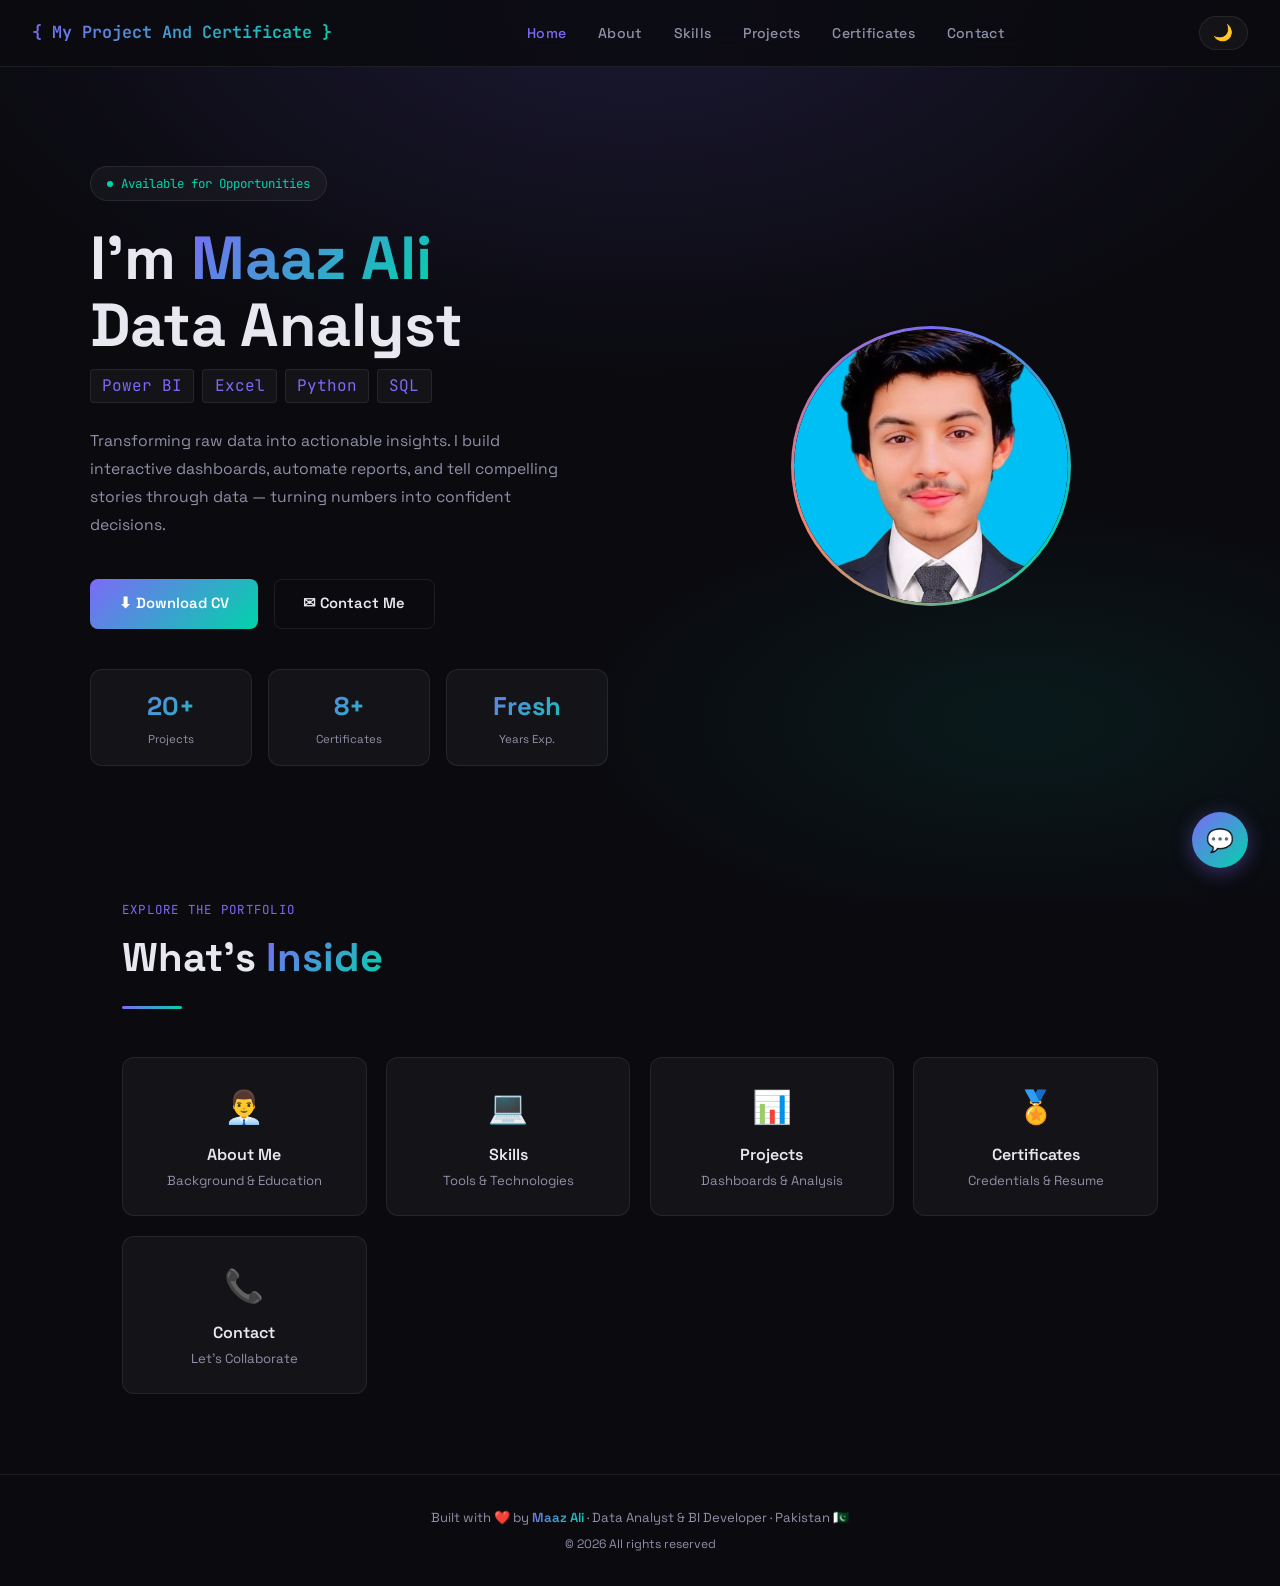
<file: index.html>
<!DOCTYPE html>
<html lang="en" data-theme="dark">

<head>
    <meta charset="UTF-8" />
    <meta name="viewport" content="width=device-width, initial-scale=1.0" />
    <title> Data Analyst Portfolio</title>
    <link rel="stylesheet" href="style.css" />
</head>

<body>

    <div class="scroll-progress" id="scrollBar"></div>

    <!-- NAV -->
    <nav>
        <div class="nav-logo">{ My  Project And Certificate }</div>
        <ul class="nav-links">
            <li><a href="index.html">Home</a></li>
            <li><a href="about.html">About</a></li>
            <li><a href="skills.html">Skills</a></li>
            <li><a href="projects.html">Projects</a></li>
            <li><a href="certificates.html">Certificates</a></li>
            <li><a href="contact.html">Contact</a></li>
        </ul>
        <div class="nav-right">
            <button class="theme-toggle" onclick="toggleTheme()">🌙</button>
            <button class="hamburger" onclick="toggleMenu()">
      <span></span><span></span><span></span>
    </button>
        </div>
    </nav>

    <!-- MOBILE MENU -->
    <div class="mobile-menu" id="mobileMenu">
        <a href="index.html" onclick="closeMenu()">Home</a>
        <a href="about.html" onclick="closeMenu()">About</a>
        <a href="skills.html" onclick="closeMenu()">Skills</a>
        <a href="projects.html" onclick="closeMenu()">Projects</a>
        <a href="certificates.html" onclick="closeMenu()">Certificates</a>
        <a href="contact.html" onclick="closeMenu()">Contact</a>
    </div>

    <!-- HERO -->
    <section class="hero">
        <div class="hero-bg"></div>
        <div class="hero-grid">

            <!-- LEFT -->
            <div>
                <div class="hero-badge">Available for Opportunities</div>
                <h1 class="hero-title">
                     I'm <span class="name">Maaz Ali</span><br>Data Analyst
                </h1>
                <div class="hero-subtitle">
                    <span>Power BI</span>
                    <span>Excel</span>
                    <span>Python</span>
                    <span>SQL</span>
                </div>
                <p class="hero-desc">
                    Transforming raw data into actionable insights. I build interactive dashboards, automate reports, and tell compelling stories through data — turning numbers into confident decisions.
                </p>
                <div class="hero-actions">
                    <a href="MAAZ ALI RESUME.pdf" class="btn-primary" download>⬇ Download CV</a>
                    <a href="contact.html" class="btn-outline">✉ Contact Me</a>
                </div>
                <div class="hero-stats">
                    <div class="stat-card">
                        <div class="stat-num">20+</div>
                        <div class="stat-label">Projects</div>
                    </div>
                    <div class="stat-card">
                        <div class="stat-num">8+</div>
                        <div class="stat-label">Certificates</div>
                    </div>
                    <div class="stat-card">
                        <div class="stat-num">Fresh</div>
                        <div class="stat-label">Years Exp.</div>
                    </div>
                </div>
            </div>

            <!-- RIGHT -->
            <div class="hero-img-wrap">
                <div class="hero-img-ring">
                    <div class="hero-img-inner">
                        <div class="avatar-emoji">
                            <img src="Maaz.jpeg" alt="Maaz Ali" /></div>
                    </div>
                </div>

            </div>
    </section>

    <!-- QUICK LINKS -->
    <div style="padding:0 2rem 5rem; max-width:1100px; margin:0 auto;">
        <div class="section-tag">Explore the portfolio</div>
        <h2 class="section-title" style="margin-bottom:.5rem;">What's <span>Inside</span></h2>
        <div class="divider"></div>
        <div style="display:grid;grid-template-columns:repeat(auto-fill,minmax(200px,1fr));gap:1.2rem;">
            <a href="about.html" class="stat-card reveal" style="text-decoration:none;display:block;text-align:center;padding:1.5rem;">
                <div style="font-size:2rem;margin-bottom:.5rem;">👨‍💼</div>
                <div style="font-weight:600;margin-bottom:.2rem;">About Me</div>
                <div style="font-size:.82rem;color:var(--text2)">Background & Education</div>
            </a>
            <a href="skills.html" class="stat-card reveal" style="text-decoration:none;display:block;text-align:center;padding:1.5rem;">
                <div style="font-size:2rem;margin-bottom:.5rem;">💻</div>
                <div style="font-weight:600;margin-bottom:.2rem;">Skills</div>
                <div style="font-size:.82rem;color:var(--text2)">Tools & Technologies</div>
            </a>
            <a href="projects.html" class="stat-card reveal" style="text-decoration:none;display:block;text-align:center;padding:1.5rem;">
                <div style="font-size:2rem;margin-bottom:.5rem;">📊</div>
                <div style="font-weight:600;margin-bottom:.2rem;">Projects</div>
                <div style="font-size:.82rem;color:var(--text2)">Dashboards & Analysis</div>
            </a>
            <a href="certificates.html" class="stat-card reveal" style="text-decoration:none;display:block;text-align:center;padding:1.5rem;">
                <div style="font-size:2rem;margin-bottom:.5rem;">🏅</div>
                <div style="font-weight:600;margin-bottom:.2rem;">Certificates</div>
                <div style="font-size:.82rem;color:var(--text2)">Credentials & Resume</div>
            </a>
            <a href="contact.html" class="stat-card reveal" style="text-decoration:none;display:block;text-align:center;padding:1.5rem;">
                <div style="font-size:2rem;margin-bottom:.5rem;">📞</div>
                <div style="font-weight:600;margin-bottom:.2rem;">Contact</div>
                <div style="font-size:.82rem;color:var(--text2)">Let's Collaborate</div>
            </a>
        </div>
    </div>

    <!-- FOOTER -->
    <footer>
        <p>Built with ❤️ by <span>Maaz Ali</span> · Data Analyst & BI Developer · Pakistan 🇵🇰</p>
        <p style="margin-top:.4rem;font-size:.76rem;">© 2026 All rights reserved</p>
    </footer>

    <!-- CHAT -->
    <button class="chat-fab" onclick="toggleChat()">💬</button>
    <div class="chat-box" id="chatBox">
        <div class="chat-header">
            <div class="chat-header-info">
                <div class="chat-avatar">🤖</div>
                <div>
                    <div class="chat-name">Portfolio Assistant</div>
                    <div class="chat-status">● Online</div>
                </div>
            </div>
            <button class="chat-close" onclick="toggleChat()">✕</button>
        </div>
        <div class="chat-msgs" id="chatMsgs">
            <div class="chat-msg bot">👋 Hi I am Maaz Ali ! Ask me about skills, projects, certificates, or how to get in touch!</div>
        </div>
        <div class="chat-input-wrap">
            <input class="chat-input" id="chatInput" placeholder="Ask me anything…" />
            <button class="chat-send" onclick="sendChat()">➤</button>
        </div>
    </div>

    <script src="script.js"></script>
</body>

</html>
</file>
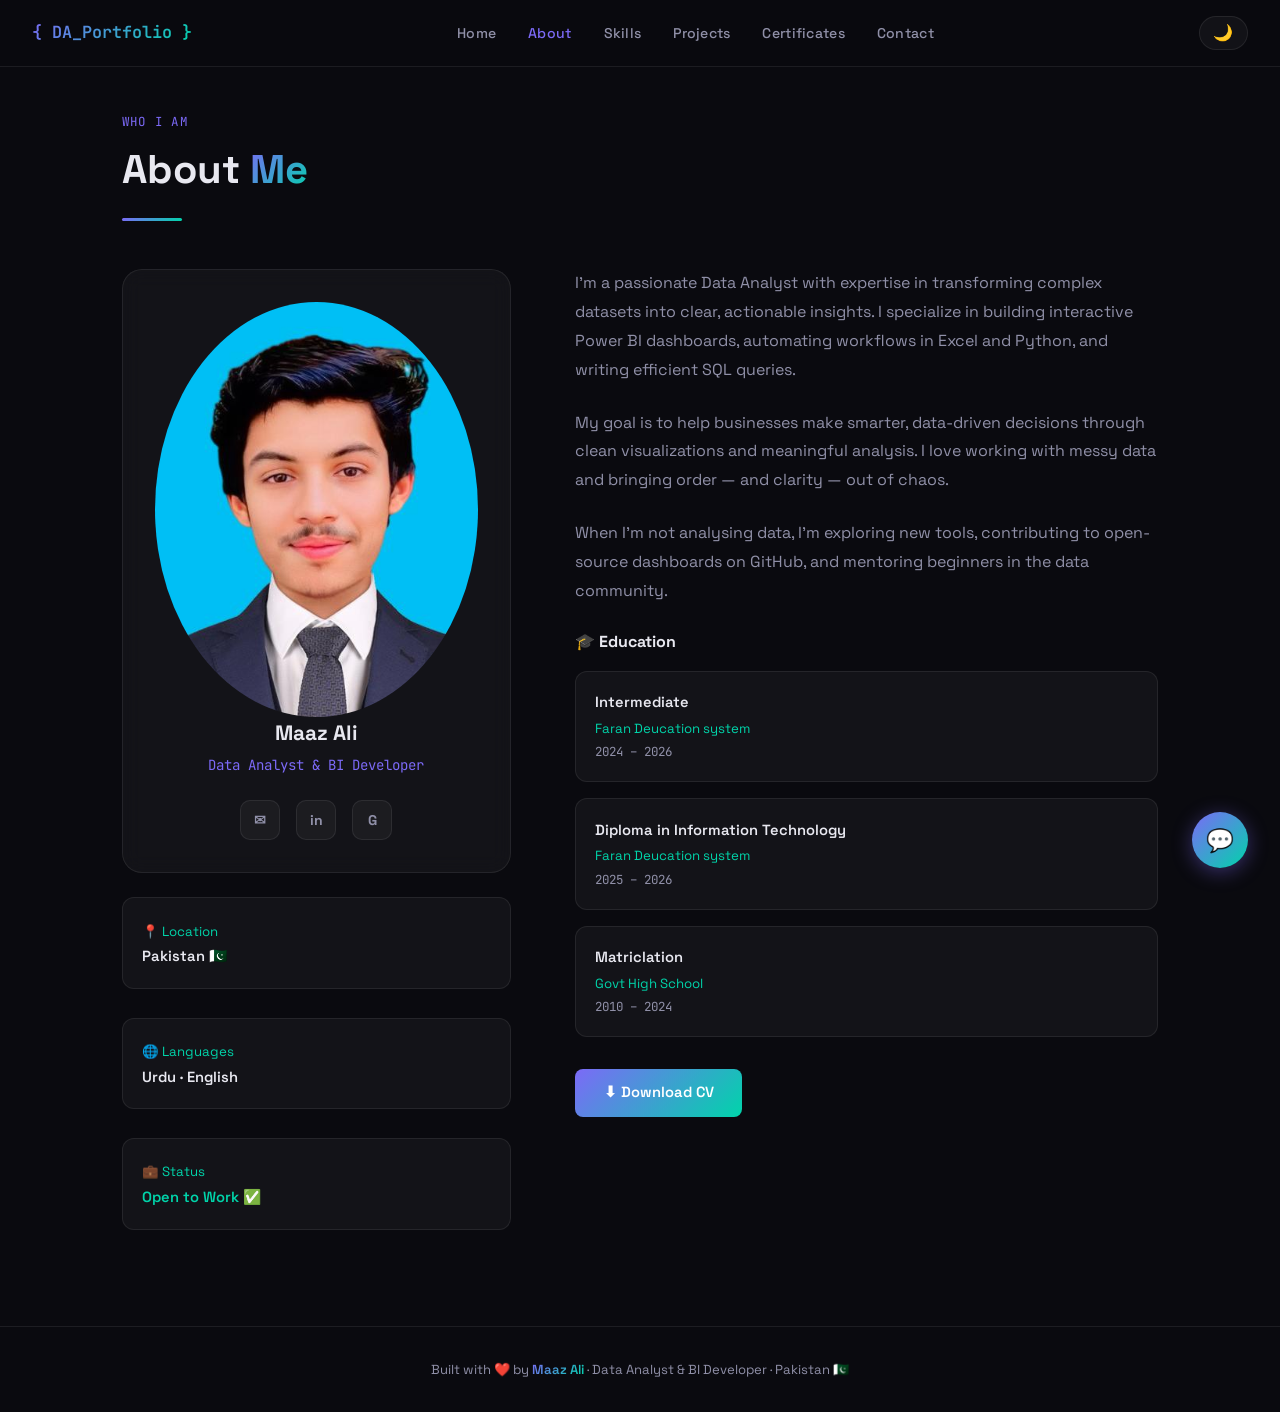
<file: about.html>
<!DOCTYPE html>
<html lang="en" data-theme="dark">

<head>
    <meta charset="UTF-8" />
    <meta name="viewport" content="width=device-width, initial-scale=1.0" />
    <title>About | Data Analyst Portfolio</title>
    <link rel="stylesheet" href="style.css" />
</head>

<body>

    <div class="scroll-progress" id="scrollBar"></div>

    <nav>
        <div class="nav-logo">{ DA_Portfolio }</div>
        <ul class="nav-links">
            <li><a href="index.html">Home</a></li>
            <li><a href="about.html">About</a></li>
            <li><a href="skills.html">Skills</a></li>
            <li><a href="projects.html">Projects</a></li>
            <li><a href="certificates.html">Certificates</a></li>
            <li><a href="contact.html">Contact</a></li>
        </ul>
        <div class="nav-right">
            <button class="theme-toggle" onclick="toggleTheme()">🌙</button>
            <button class="hamburger" onclick="toggleMenu()"><span></span><span></span><span></span></button>
        </div>
    </nav>
    <div class="mobile-menu" id="mobileMenu">
        <a href="index.html" onclick="closeMenu()">Home</a>
        <a href="about.html" onclick="closeMenu()">About</a>
        <a href="skills.html" onclick="closeMenu()">Skills</a>
        <a href="projects.html" onclick="closeMenu()">Projects</a>
        <a href="certificates.html" onclick="closeMenu()">Certificates</a>
        <a href="contact.html" onclick="closeMenu()">Contact</a>
    </div>

    <div class="section-inner" style="padding-top:7rem;">
        <div class="section-tag">who I am</div>
        <h1 class="section-title">About <span>Me</span></h1>
        <div class="divider"></div>

        <div class="about-grid">

            <!-- CARD -->
            <div>
                <div class="about-card reveal">
                    <div class="about-avatar"> <img src="Maaz.jpeg" alt="Maaz Ali" /></div>
                    <div class="about-name">Maaz Ali</div>
                    <div class="about-role">Data Analyst & BI Developer</div>
                    <div class="about-links">
                        <a href="maazpakhtion@gmail.com" class="about-link" title="Email">✉</a>
                        <a href="https://linkedin.com/in/maaz-ali-b5aa18384" class="about-link" title="LinkedIn" target="_blank">in</a>
                        <a href="https://github.com/maazpakhtion-cmd" class="about-link" title="GitHub" target="_blank">G</a>
                    </div>
                </div>

                <!-- QUICK INFO -->
                <div style="margin-top:1.5rem;display:flex;flex-direction:column;gap:.8rem;">
                    <div class="edu-item reveal">
                        <div class="edu-school">📍 Location</div>
                        <div class="edu-degree">Pakistan 🇵🇰</div>
                    </div>
                    <div class="edu-item reveal">
                        <div class="edu-school">🌐 Languages</div>
                        <div class="edu-degree">Urdu · English</div>
                    </div>
                    <div class="edu-item reveal">
                        <div class="edu-school">💼 Status</div>
                        <div class="edu-degree" style="color:var(--accent2)">Open to Work ✅</div>
                    </div>
                </div>
            </div>

            <!-- INFO -->
            <div class="about-info">
                <p class="about-bio reveal">
                    I'm a passionate Data Analyst with expertise in transforming complex datasets into clear, actionable insights. I specialize in building interactive Power BI dashboards, automating workflows in Excel and Python, and writing efficient SQL queries.
                </p>
                <p class="about-bio reveal">
                    My goal is to help businesses make smarter, data-driven decisions through clean visualizations and meaningful analysis. I love working with messy data and bringing order — and clarity — out of chaos.
                </p>
                <p class="about-bio reveal">
                    When I'm not analysing data, I'm exploring new tools, contributing to open-source dashboards on GitHub, and mentoring beginners in the data community.
                </p>

                <h3 style="margin-bottom:1rem;font-size:1rem;font-weight:700;" class="reveal">🎓 Education</h3>
                <div class="edu-item reveal">
                    <div class="edu-degree">Intermediate </div>
                    <div class="edu-school">Faran Deucation system</div>
                    <div class="edu-year">2024 – 2026</div>
                </div>
                <div class="edu-item reveal">
                    <div class="edu-degree">Diploma in Information Technology </div>
                    <div class="edu-school">Faran Deucation system</div>
                    <div class="edu-year">2025 – 2026</div>
                </div>
                <div class="edu-item reveal">
                    <div class="edu-degree">Matriclation</div>
                    <div class="edu-school">Govt High School</div>
                    <div class="edu-year">2010 – 2024</div>
                </div>
                

                <div style="margin-top:2rem;" class="reveal">
                    <a href="index.html" class="btn-primary">⬇ Download CV</a>
                </div>
            </div>

        </div>
    </div>

    <footer>
        <p>Built with ❤️ by <span>Maaz Ali</span> · Data Analyst & BI Developer · Pakistan 🇵🇰</p>
    </footer>

    <button class="chat-fab" onclick="toggleChat()">💬</button>
    <div class="chat-box" id="chatBox">
        <div class="chat-header">
            <div class="chat-header-info">
                <div class="chat-avatar">🤖</div>
                <div>
                    <div class="chat-name">Portfolio Assistant</div>
                    <div class="chat-status">● Online</div>
                </div>
            </div>
            <button class="chat-close" onclick="toggleChat()">✕</button>
        </div>
        <div class="chat-msgs" id="chatMsgs">
            <div class="chat-msg bot">👋 Ask me anything about this portfolio!</div>
        </div>
        <div class="chat-input-wrap">
            <input class="chat-input" id="chatInput" placeholder="Ask me anything…" />
            <button class="chat-send" onclick="sendChat()">➤</button>
        </div>
    </div>

    <script src="script.js"></script>
</body>

</html>
</file>
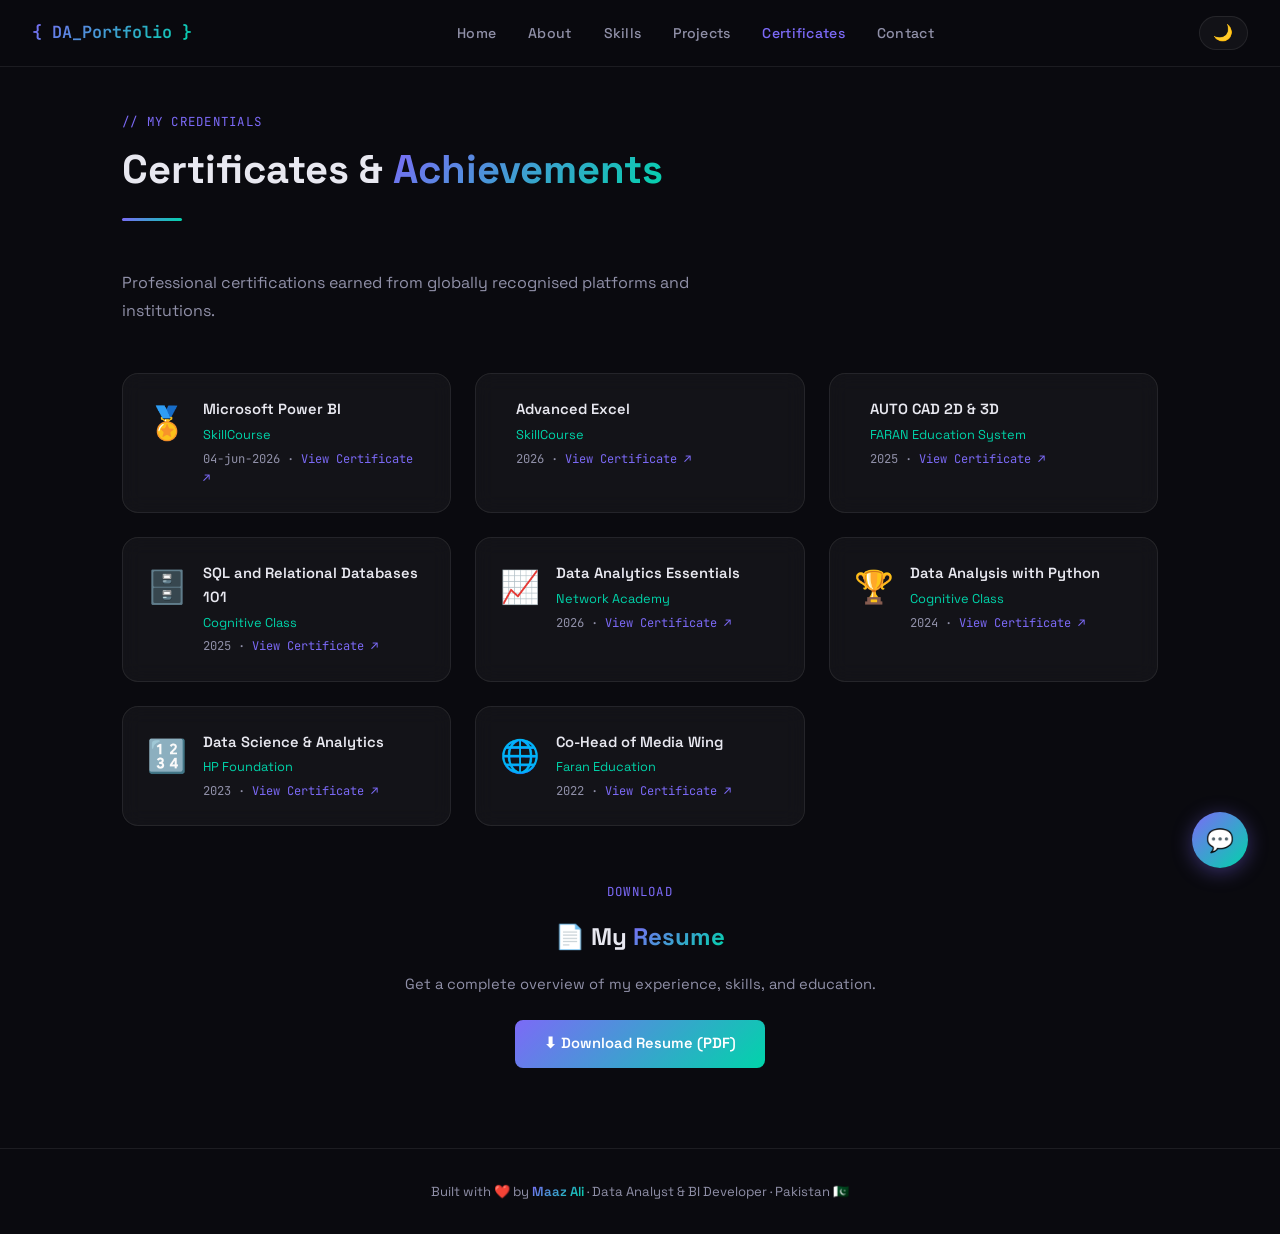
<file: certificates.html>
<!DOCTYPE html>
<html lang="en" data-theme="dark">

<head>
    <meta charset="UTF-8" />
    <meta name="viewport" content="width=device-width, initial-scale=1.0" />
    <title>Certificates | Data Analyst Portfolio</title>
    <link rel="stylesheet" href="style.css" />
</head>

<body>

    <div class="scroll-progress" id="scrollBar"></div>

    <nav>
        <div class="nav-logo">{ DA_Portfolio }</div>
        <ul class="nav-links">
            <li><a href="index.html">Home</a></li>
            <li><a href="about.html">About</a></li>
            <li><a href="skills.html">Skills</a></li>
            <li><a href="projects.html">Projects</a></li>
            <li><a href="certificates.html">Certificates</a></li>
            <li><a href="contact.html">Contact</a></li>
        </ul>
        <div class="nav-right">
            <button class="theme-toggle" onclick="toggleTheme()">🌙</button>
            <button class="hamburger" onclick="toggleMenu()"><span></span><span></span><span></span></button>
        </div>
    </nav>
    <div class="mobile-menu" id="mobileMenu">
        <a href="index.html" onclick="closeMenu()">Home</a>
        <a href="about.html" onclick="closeMenu()">About</a>
        <a href="skills.html" onclick="closeMenu()">Skills</a>
        <a href="projects.html" onclick="closeMenu()">Projects</a>
        <a href="certificates.html" onclick="closeMenu()">Certificates</a>
        <a href="contact.html" onclick="closeMenu()">Contact</a>
    </div>

    <div class="section-inner" style="padding-top:7rem;">
        <div class="section-tag">// my credentials</div>
        <h1 class="section-title">Certificates & <span>Achievements</span></h1>
        <div class="divider"></div>
        <p class="section-sub">Professional certifications earned from globally recognised platforms and institutions.</p>

        <div class="certs-grid">

            <div class="cert-card reveal">
                <div class="cert-icon">🏅</div>
                <div>
                    <div class="cert-name">Microsoft Power BI </div>
                    <div class="cert-issuer">SkillCourse</div>
                    <div class="cert-year">04-jun-2026 · <a href="https://exam.skillcourse.in/student/view_certificate?uid=SC-9AA2220D44" style="color:var(--accent);font-size:.75rem;">View Certificate ↗</a></div>
                </div>
            </div>

            <div class="cert-card reveal">
                <div class="cert-icon"></div>
                <div>
                    <div class="cert-name">Advanced Excel </div>
                    <div class="cert-issuer">SkillCourse</div>
                    <div class="cert-year">2026 · <a href="https://edu.skillcourse.in/view-certificate/SC-W1F6L21042" style="color:var(--accent);font-size:.75rem;">View Certificate ↗</a></div>
                </div>
            </div>

            <div class="cert-card reveal">
                <div class="cert-icon"></div>
                <div>
                    <div class="cert-name">AUTO CAD 2D & 3D</div>
                    <div class="cert-issuer">FARAN Education System</div>
                    <div class="cert-year">2025 · <a href="AUTO CAD.pdf" style="color:var(--accent);font-size:.75rem;">View Certificate ↗</a></div>
                </div>
            </div>
            <div class="cert-card reveal">
                <div class="cert-icon">🗄️</div>
                <div>
                    <div class="cert-name">SQL and Relational Databases 101</div>
                    <div class="cert-issuer">Cognitive Class</div>
                    <div class="cert-year">2025 · <a href="https://courses.cognitiveclass.ai/certificates/7b1531cbec9b4adfae88bf3830ce8109" style="color:var(--accent);font-size:.75rem;">View Certificate ↗</a></div>
                </div>
            </div>

            <div class="cert-card reveal">
                <div class="cert-icon">📈</div>
                <div>
                    <div class="cert-name">Data Analytics Essentials</div>
                    <div class="cert-issuer">Network Academy</div>
                    <div class="cert-year">2026 · <a href="https://www.credly.com/badges/f013d594-ee65-4891-aa0f-4acbe81e3524" style="color:var(--accent);font-size:.75rem;">View Certificate ↗</a></div>
                </div>
            </div>

            <div class="cert-card reveal">
                <div class="cert-icon">🏆</div>
                <div>
                    <div class="cert-name">Data Analysis with Python</div>
                    <div class="cert-issuer">Cognitive Class</div>
                    <div class="cert-year">2024 · <a href="https://courses.cognitiveclass.ai/certificates/762a0bee5d744e3ca2c2f488fc7743ed" style="color:var(--accent);font-size:.75rem;">View Certificate ↗</a></div>
                </div>
            </div>

            <div class="cert-card reveal">
                <div class="cert-icon">🔢</div>
                <div>
                    <div class="cert-name">Data Science & Analytics</div>
                    <div class="cert-issuer">HP Foundation</div>
                    <div class="cert-year">2023 · <a href="https://www.life-global.org/certificate/5bd014b7-803b-4fcf-acc8-7809ef32c64d" style="color:var(--accent);font-size:.75rem;">View Certificate ↗</a></div>
                </div>
            </div>

            <div class="cert-card reveal">
                <div class="cert-icon">🌐</div>
                <div>
                    <div class="cert-name">Co-Head of Media Wing</div>
                    <div class="cert-issuer">Faran Education</div>
                    <div class="cert-year">2022 · <a href="Co-Head.pdf" style="color:var(--accent);font-size:.75rem;">View Certificate ↗</a></div>
                </div>
            </div>

        </div>

        <!-- RESUME DOWNLOAD -->
        <div style="text-align:center;margin-top:3.5rem;" class="reveal">
            <div class="section-tag" style="margin-bottom:1rem;">Download</div>
            <h2 style="font-size:1.5rem;font-weight:700;margin-bottom:1rem;">📄 My <span style="background:var(--grad);-webkit-background-clip:text;-webkit-text-fill-color:transparent;">Resume</span></h2>
            <p style="color:var(--text2);margin-bottom:1.5rem;font-size:.92rem;">Get a complete overview of my experience, skills, and education.</p>
            <a href="MAAZ ALI RESUME.pdf" class="btn-primary" download>⬇ Download Resume (PDF)</a>
        </div>

    </div>

    <footer>
        <p>Built with ❤️ by <span>Maaz Ali</span> · Data Analyst & BI Developer · Pakistan 🇵🇰</p>
    </footer>

    <button class="chat-fab" onclick="toggleChat()">💬</button>
    <div class="chat-box" id="chatBox">
        <div class="chat-header">
            <div class="chat-header-info">
                <div class="chat-avatar">🤖</div>
                <div>
                    <div class="chat-name">Portfolio Assistant</div>
                    <div class="chat-status">● Online</div>
                </div>
            </div>
            <button class="chat-close" onclick="toggleChat()">✕</button>
        </div>
        <div class="chat-msgs" id="chatMsgs">
            <div class="chat-msg bot">👋 Want to know more about any certificate?</div>
        </div>
        <div class="chat-input-wrap">
            <input class="chat-input" id="chatInput" placeholder="Ask me anything…" />
            <button class="chat-send" onclick="sendChat()">➤</button>
        </div>
    </div>

    <script src="script.js"></script>
</body>

</html>
</file>
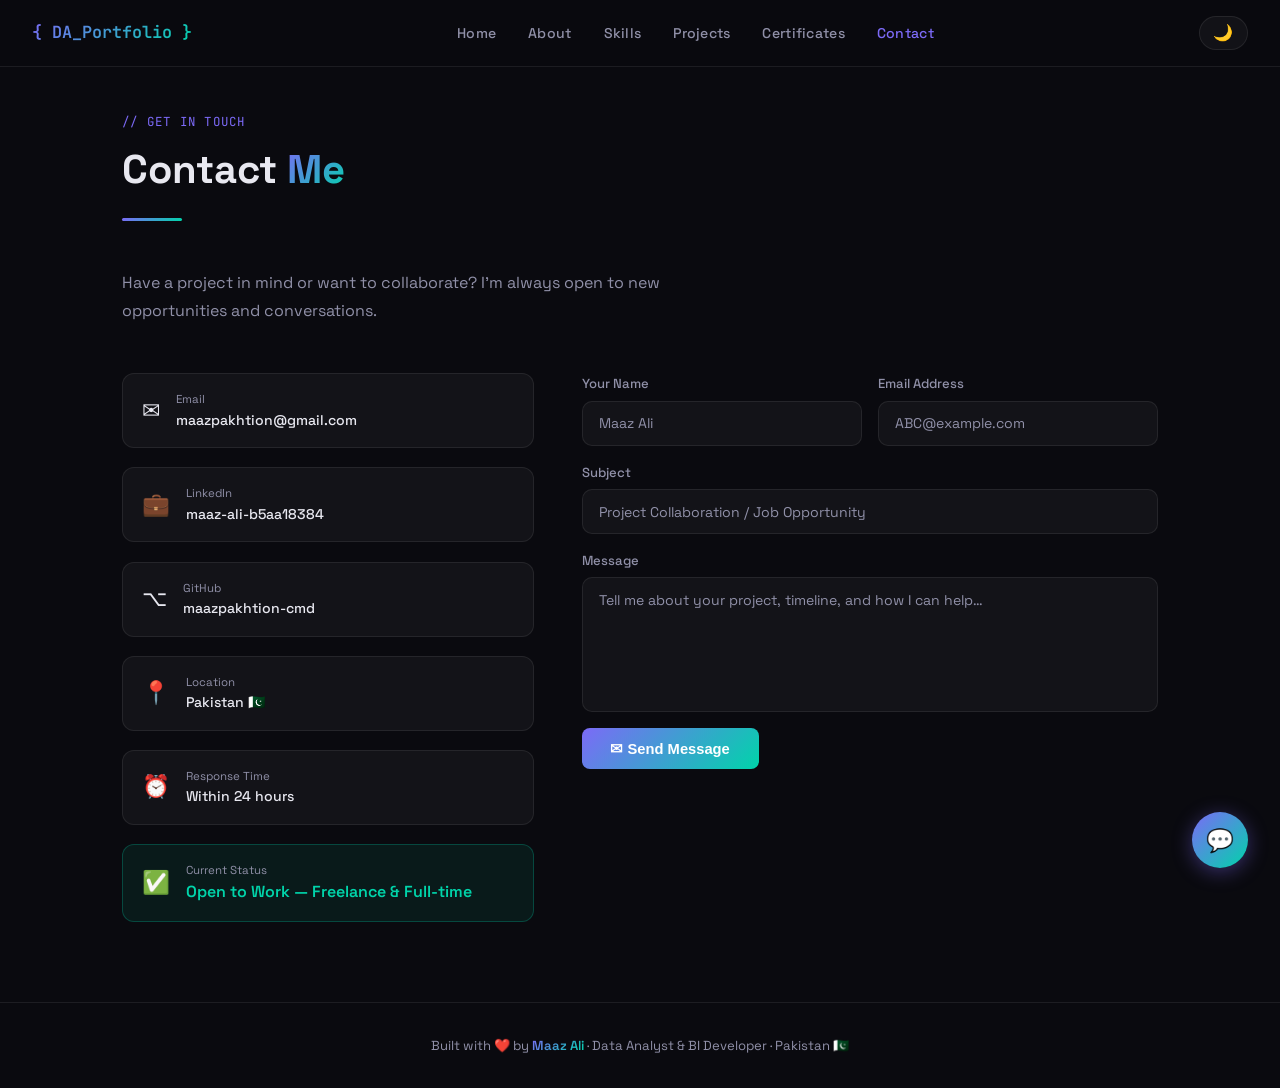
<file: contact.html>
<!DOCTYPE html>
<html lang="en" data-theme="dark">

<head>
    <meta charset="UTF-8" />
    <meta name="viewport" content="width=device-width, initial-scale=1.0" />
    <title>Contact | Data Analyst Portfolio</title>
    <link rel="stylesheet" href="style.css" />
</head>

<body>

    <div class="scroll-progress" id="scrollBar"></div>

    <nav>
        <div class="nav-logo">{ DA_Portfolio }</div>
        <ul class="nav-links">
            <li><a href="index.html">Home</a></li>
            <li><a href="about.html">About</a></li>
            <li><a href="skills.html">Skills</a></li>
            <li><a href="projects.html">Projects</a></li>
            <li><a href="certificates.html">Certificates</a></li>
            <li><a href="contact.html">Contact</a></li>
        </ul>
        <div class="nav-right">
            <button class="theme-toggle" onclick="toggleTheme()">🌙</button>
            <button class="hamburger" onclick="toggleMenu()"><span></span><span></span><span></span></button>
        </div>
    </nav>
    <div class="mobile-menu" id="mobileMenu">
        <a href="index.html" onclick="closeMenu()">Home</a>
        <a href="about.html" onclick="closeMenu()">About</a>
        <a href="skills.html" onclick="closeMenu()">Skills</a>
        <a href="projects.html" onclick="closeMenu()">Projects</a>
        <a href="certificates.html" onclick="closeMenu()">Certificates</a>
        <a href="contact.html" onclick="closeMenu()">Contact</a>
    </div>

    <div class="section-inner" style="padding-top:7rem;">
        <div class="section-tag">// get in touch</div>
        <h1 class="section-title">Contact <span>Me</span></h1>
        <div class="divider"></div>
        <p class="section-sub">Have a project in mind or want to collaborate? I'm always open to new opportunities and conversations.</p>

        <div class="contact-grid">

            <!-- LEFT: CONTACT INFO -->
            <div class="contact-info">

                <a href="maazpakhtion@gmail.com" class="contact-item reveal">
                    <div class="contact-icon">✉</div>
                    <div>
                        <div class="contact-label">Email</div>
                        <div class="contact-val">maazpakhtion@gmail.com</div>
                    </div>
                </a>

                <a href="https://linkedin.com/in/maaz-ali-b5aa18384" class="contact-item reveal" target="_blank">
                    <div class="contact-icon">💼</div>
                    <div>
                        <div class="contact-label">LinkedIn</div>
                        <div class="contact-val">maaz-ali-b5aa18384</div>
                    </div>
                </a>

                <a href="https://github.com/maazpakhtion-cmd" class="contact-item reveal" target="_blank">
                    <div class="contact-icon">⌥</div>
                    <div>
                        <div class="contact-label">GitHub</div>
                        <div class="contact-val">maazpakhtion-cmd</div>
                    </div>
                </a>

                <div class="contact-item reveal" style="cursor:default;">
                    <div class="contact-icon">📍</div>
                    <div>
                        <div class="contact-label">Location</div>
                        <div class="contact-val">Pakistan 🇵🇰</div>
                    </div>
                </div>

                <div class="contact-item reveal" style="cursor:default;">
                    <div class="contact-icon">⏰</div>
                    <div>
                        <div class="contact-label">Response Time</div>
                        <div class="contact-val">Within 24 hours</div>
                    </div>
                </div>

                <!-- STATUS BADGE -->
                <div class="reveal" style="background:rgba(0,212,170,.08);border:1px solid rgba(0,212,170,.25);border-radius:12px;padding:1rem 1.2rem;display:flex;align-items:center;gap:1rem;">
                    <div style="font-size:1.4rem;">✅</div>
                    <div>
                        <div style="font-size:.72rem;color:var(--text2);">Current Status</div>
                        <div style="font-weight:600;color:var(--accent2);">Open to Work — Freelance & Full-time</div>
                    </div>
                </div>

            </div>

            <!-- RIGHT: FORM -->
            <div class="contact-form reveal">
                <div class="form-row">
                    <div class="form-group">
                        <label for="fname">Your Name</label>
                        <input id="fname" type="text" placeholder="Maaz Ali" />
                    </div>
                    <div class="form-group">
                        <label for="femail">Email Address</label>
                        <input id="femail" type="email" placeholder="ABC@example.com" />
                    </div>
                </div>
                <div class="form-group">
                    <label for="fsubject">Subject</label>
                    <input id="fsubject" type="text" placeholder="Project Collaboration / Job Opportunity" />
                </div>
                <div class="form-group">
                    <label for="fmsg">Message</label>
                    <textarea id="fmsg" rows="6" placeholder="Tell me about your project, timeline, and how I can help…"></textarea>
                </div>
                <button class="btn-primary" onclick="handleContactSubmit()" style="align-self:flex-start;">
        ✉ Send Message
      </button>
                <div id="formMsg" style="display:none;color:var(--accent2);font-size:.88rem;margin-top:.5rem;padding:.7rem 1rem;background:rgba(0,212,170,.08);border-radius:8px;border:1px solid rgba(0,212,170,.2);">
                    ✅ Message sent! I'll get back to you within 24 hours.
                </div>
            </div>

        </div>
    </div>

    <footer>
        <p>Built with ❤️ by <span>Maaz Ali</span> · Data Analyst & BI Developer · Pakistan 🇵🇰</p>
    </footer>

    <button class="chat-fab" onclick="toggleChat()">💬</button>
    <div class="chat-box" id="chatBox">
        <div class="chat-header">
            <div class="chat-header-info">
                <div class="chat-avatar">🤖</div>
                <div>
                    <div class="chat-name">Portfolio Assistant</div>
                    <div class="chat-status">● Online</div>
                </div>
            </div>
            <button class="chat-close" onclick="toggleChat()">✕</button>
        </div>
        <div class="chat-msgs" id="chatMsgs">
            <div class="chat-msg bot">👋 Feel free to reach out — I'd love to connect!</div>
        </div>
        <div class="chat-input-wrap">
            <input class="chat-input" id="chatInput" placeholder="Ask me anything…" />
            <button class="chat-send" onclick="sendChat()">➤</button>
        </div>
    </div>

    <script src="script.js"></script>
</body>

</html>
</file>
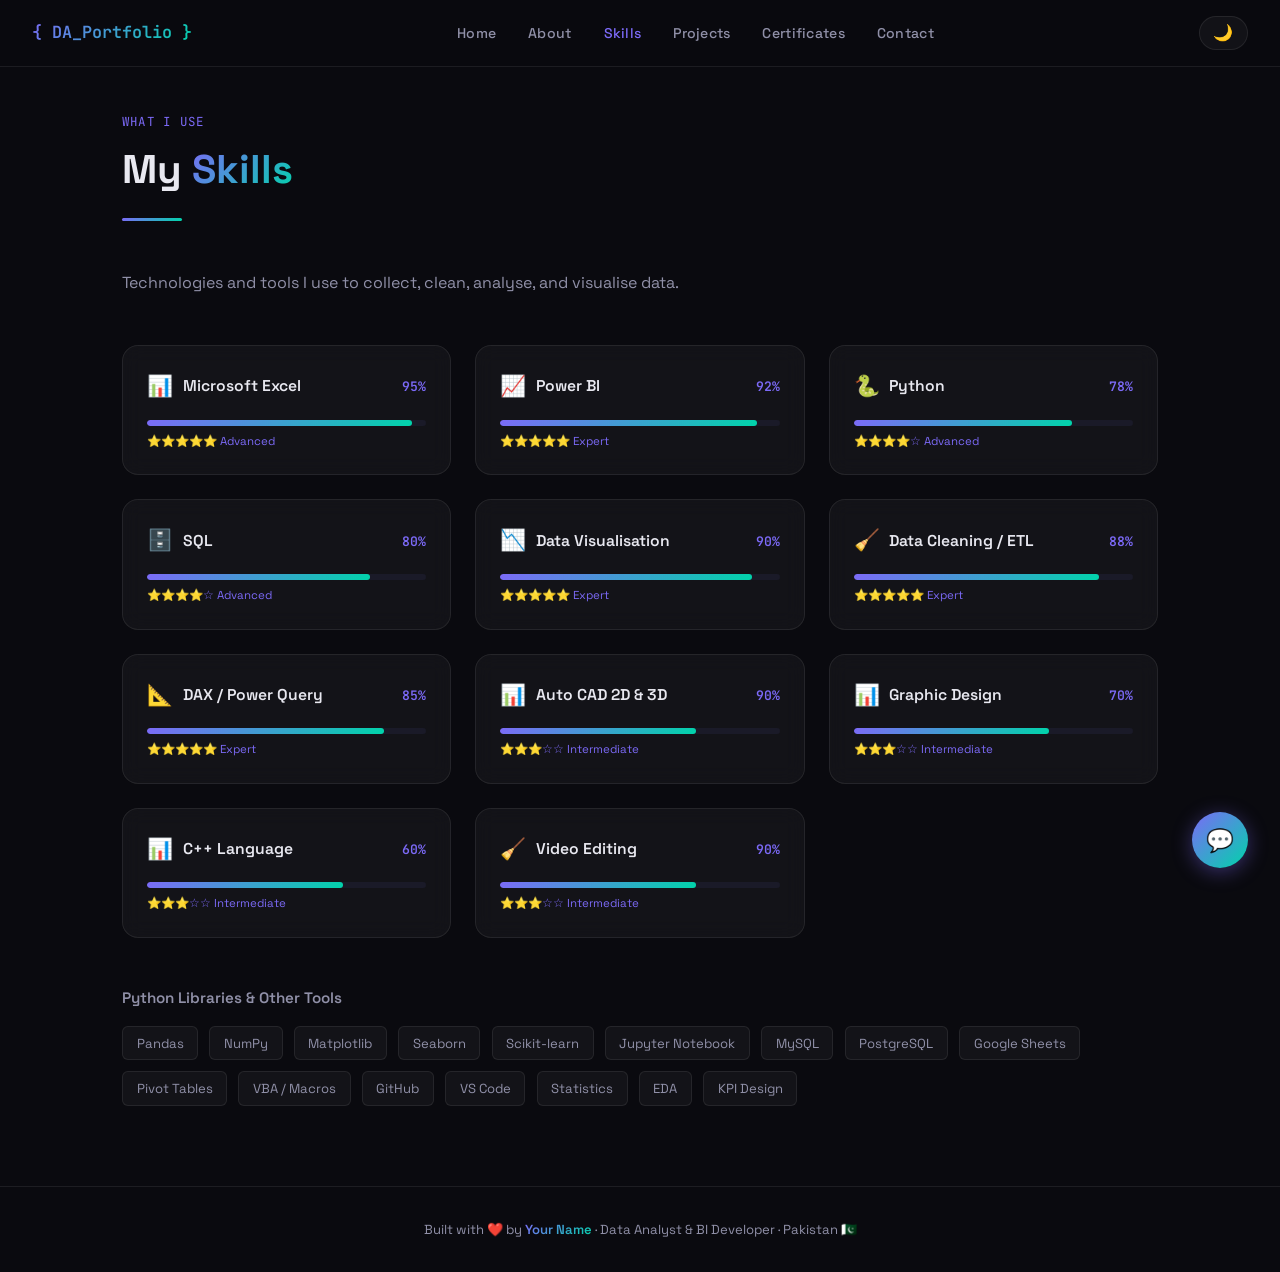
<file: skills.html>
<!DOCTYPE html>
<html lang="en" data-theme="dark">
<head>
  <meta charset="UTF-8"/>
  <meta name="viewport" content="width=device-width, initial-scale=1.0"/>
  <title>Skills | Data Analyst Portfolio</title>
  <link rel="stylesheet" href="style.css"/>
</head>
<body>

<div class="scroll-progress" id="scrollBar"></div>

<nav>
  <div class="nav-logo">{ DA_Portfolio }</div>
  <ul class="nav-links">
    <li><a href="index.html">Home</a></li>
    <li><a href="about.html">About</a></li>
    <li><a href="skills.html">Skills</a></li>
    <li><a href="projects.html">Projects</a></li>
    <li><a href="certificates.html">Certificates</a></li>
    <li><a href="contact.html">Contact</a></li>
  </ul>
  <div class="nav-right">
    <button class="theme-toggle" onclick="toggleTheme()">🌙</button>
    <button class="hamburger" onclick="toggleMenu()"><span></span><span></span><span></span></button>
  </div>
</nav>
<div class="mobile-menu" id="mobileMenu">
  <a href="index.html"        onclick="closeMenu()">Home</a>
  <a href="about.html"        onclick="closeMenu()">About</a>
  <a href="skills.html"       onclick="closeMenu()">Skills</a>
  <a href="projects.html"     onclick="closeMenu()">Projects</a>
  <a href="certificates.html" onclick="closeMenu()">Certificates</a>
  <a href="contact.html"      onclick="closeMenu()">Contact</a>
</div>

<div class="section-inner skills-section" style="padding-top:7rem;">
  <div class="section-tag"> what I use</div>
  <h1 class="section-title">My <span>Skills</span></h1>
  <div class="divider"></div>
  <p class="section-sub">Technologies and tools I use to collect, clean, analyse, and visualise data.</p>

  <!-- CORE SKILLS -->
  <div class="skills-grid">

    <div class="skill-card reveal">
      <div class="skill-header">
        <div class="skill-name"><span class="skill-icon">📊</span>Microsoft Excel</div>
        <div class="skill-pct">95%</div>
      </div>
      <div class="skill-bar"><div class="skill-fill" data-pct="95"></div></div>
      <div class="skill-stars">⭐⭐⭐⭐⭐ Advanced</div>
    </div>

    <div class="skill-card reveal">
      <div class="skill-header">
        <div class="skill-name"><span class="skill-icon">📈</span>Power BI</div>
        <div class="skill-pct">92%</div>
      </div>
      <div class="skill-bar"><div class="skill-fill" data-pct="92"></div></div>
      <div class="skill-stars">⭐⭐⭐⭐⭐ Expert</div>
    </div>

    <div class="skill-card reveal">
      <div class="skill-header">
        <div class="skill-name"><span class="skill-icon">🐍</span>Python</div>
        <div class="skill-pct">78%</div>
      </div>
      <div class="skill-bar"><div class="skill-fill" data-pct="78"></div></div>
      <div class="skill-stars">⭐⭐⭐⭐☆ Advanced</div>
    </div>

    <div class="skill-card reveal">
      <div class="skill-header">
        <div class="skill-name"><span class="skill-icon">🗄️</span>SQL</div>
        <div class="skill-pct">80%</div>
      </div>
      <div class="skill-bar"><div class="skill-fill" data-pct="80"></div></div>
      <div class="skill-stars">⭐⭐⭐⭐☆ Advanced</div>
    </div>

    <div class="skill-card reveal">
      <div class="skill-header">
        <div class="skill-name"><span class="skill-icon">📉</span>Data Visualisation</div>
        <div class="skill-pct">90%</div>
      </div>
      <div class="skill-bar"><div class="skill-fill" data-pct="90"></div></div>
      <div class="skill-stars">⭐⭐⭐⭐⭐ Expert</div>
    </div>

    <div class="skill-card reveal">
      <div class="skill-header">
        <div class="skill-name"><span class="skill-icon">🧹</span>Data Cleaning / ETL</div>
        <div class="skill-pct">88%</div>
      </div>
      <div class="skill-bar"><div class="skill-fill" data-pct="88"></div></div>
      <div class="skill-stars">⭐⭐⭐⭐⭐ Expert</div>
    </div>

    <div class="skill-card reveal">
      <div class="skill-header">
        <div class="skill-name"><span class="skill-icon">📐</span>DAX / Power Query</div>
        <div class="skill-pct">85%</div>
      </div>
      <div class="skill-bar"><div class="skill-fill" data-pct="85"></div></div>
      <div class="skill-stars">⭐⭐⭐⭐⭐ Expert</div>
    </div>

    <div class="skill-card reveal">
      <div class="skill-header">
        <div class="skill-name"><span class="skill-icon">📊</span>Auto CAD 2D & 3D</div>
        <div class="skill-pct">90%</div>
      </div>
      <div class="skill-bar"><div class="skill-fill" data-pct="70"></div></div>
      <div class="skill-stars">⭐⭐⭐☆☆ Intermediate</div>
    </div>
<div class="skill-card reveal">
      <div class="skill-header">
        <div class="skill-name"><span class="skill-icon">📊</span>Graphic Design</div>
        <div class="skill-pct">70%</div>
      </div>
      <div class="skill-bar"><div class="skill-fill" data-pct="70"></div></div>
      <div class="skill-stars">⭐⭐⭐☆☆ Intermediate</div>
    </div>
    <div class="skill-card reveal">
      <div class="skill-header">
        <div class="skill-name"><span class="skill-icon">📊</span>C++ Language</div>
        <div class="skill-pct">60%</div>
      </div>
      <div class="skill-bar"><div class="skill-fill" data-pct="70"></div></div>
      <div class="skill-stars">⭐⭐⭐☆☆ Intermediate</div>
    </div>
    <div class="skill-card reveal">
      <div class="skill-header">
        <div class="skill-name"><span class="skill-icon">🧹</span>Video Editing </div>
        <div class="skill-pct">90%</div>
      </div>
      <div class="skill-bar"><div class="skill-fill" data-pct="70"></div></div>
      <div class="skill-stars">⭐⭐⭐☆☆ Intermediate</div>
    </div>
  </div>

  <!-- TAGS -->
  <div class="tags-section reveal">
    <div class="tags-title">Python Libraries & Other Tools</div>
    <div class="tags">
      <span class="tag">Pandas</span>
      <span class="tag">NumPy</span>
      <span class="tag">Matplotlib</span>
      <span class="tag">Seaborn</span>
      <span class="tag">Scikit-learn</span>
      <span class="tag">Jupyter Notebook</span>
      <span class="tag">MySQL</span>
      <span class="tag">PostgreSQL</span>
      <span class="tag">Google Sheets</span>
      <span class="tag">Pivot Tables</span>
      <span class="tag">VBA / Macros</span>
      <span class="tag">GitHub</span>
      <span class="tag">VS Code</span>
      <span class="tag">Statistics</span>
      <span class="tag">EDA</span>
      <span class="tag">KPI Design</span>
    </div>
  </div>
</div>

<footer>
  <p>Built with ❤️ by <span>Your Name</span> · Data Analyst & BI Developer · Pakistan 🇵🇰</p>
</footer>

<button class="chat-fab" onclick="toggleChat()">💬</button>
<div class="chat-box" id="chatBox">
  <div class="chat-header">
    <div class="chat-header-info">
      <div class="chat-avatar">🤖</div>
      <div><div class="chat-name">Portfolio Assistant</div><div class="chat-status">● Online</div></div>
    </div>
    <button class="chat-close" onclick="toggleChat()">✕</button>
  </div>
  <div class="chat-msgs" id="chatMsgs">
    <div class="chat-msg bot">👋 Ask me about any skill or tool!</div>
  </div>
  <div class="chat-input-wrap">
    <input class="chat-input" id="chatInput" placeholder="Ask me anything…"/>
    <button class="chat-send" onclick="sendChat()">➤</button>
  </div>
</div>

<script src="script.js"></script>
</body>
</html>
</file>
<file: style.css>
/* ===================================================
   PORTFOLIO — MASTER STYLESHEET
   =================================================== */

@import url('https://fonts.googleapis.com/css2?family=Space+Grotesk:wght@300;400;500;600;700&family=JetBrains+Mono:wght@400;600&display=swap');

/* ── CSS Variables ── */

:root[data-theme="dark"] {
    --bg: #0a0a0f;
    --bg2: #111118;
    --bg3: #1a1a28;
    --glass: rgba(255, 255, 255, 0.04);
    --glass-border: rgba(255, 255, 255, 0.08);
    --text: #e8e8f0;
    --text2: #9090a8;
    --accent: #7c6af7;
    --accent2: #00d4aa;
    --accent3: #f7836a;
    --grad: linear-gradient(135deg, #7c6af7, #00d4aa);
    --card-shadow: 0 8px 32px rgba(0, 0, 0, 0.4);
}

:root[data-theme="light"] {
    --bg: #f0f0f8;
    --bg2: #ffffff;
    --bg3: #e8e8f5;
    --glass: rgba(255, 255, 255, 0.7);
    --glass-border: rgba(124, 106, 247, 0.15);
    --text: #1a1a2e;
    --text2: #5a5a7a;
    --accent: #6b5ce7;
    --accent2: #00b894;
    --accent3: #e17055;
    --grad: linear-gradient(135deg, #6b5ce7, #00b894);
    --card-shadow: 0 8px 32px rgba(100, 80, 200, 0.1);
}


/* ── Reset & Base ── */

*,
*::before,
*::after {
    margin: 0;
    padding: 0;
    box-sizing: border-box;
}

html {
    scroll-behavior: smooth;
}

body {
    font-family: 'Space Grotesk', sans-serif;
    background: var(--bg);
    color: var(--text);
    line-height: 1.6;
    overflow-x: hidden;
    transition: background .3s, color .3s;
}

a {
    text-decoration: none;
    color: inherit;
}

img {
    max-width: 100%;
    display: block;
}


/* ── Scroll progress bar ── */

.scroll-progress {
    position: fixed;
    top: 0;
    left: 0;
    height: 3px;
    z-index: 2000;
    background: var(--grad);
    transition: width .1s;
}


/* ===================================================
   NAVIGATION
   =================================================== */

nav {
    position: fixed;
    top: 0;
    width: 100%;
    z-index: 1000;
    padding: 1rem 2rem;
    background: rgba(10, 10, 15, .82);
    backdrop-filter: blur(20px);
    border-bottom: 1px solid var(--glass-border);
    display: flex;
    align-items: center;
    justify-content: space-between;
    transition: background .3s;
}

[data-theme="light"] nav {
    background: rgba(240, 240, 248, .88);
}

.nav-logo {
    font-family: 'JetBrains Mono', monospace;
    font-size: 1.05rem;
    font-weight: 600;
    background: var(--grad);
    -webkit-background-clip: text;
    -webkit-text-fill-color: transparent;
}

.nav-links {
    display: flex;
    gap: 2rem;
    list-style: none;
}

.nav-links a {
    color: var(--text2);
    font-size: .88rem;
    font-weight: 500;
    letter-spacing: .02em;
    transition: color .2s;
}

.nav-links a:hover,
.nav-links a.active {
    color: var(--accent);
}

.nav-right {
    display: flex;
    align-items: center;
    gap: 1rem;
}

.theme-toggle {
    background: var(--glass);
    border: 1px solid var(--glass-border);
    border-radius: 50px;
    padding: .4rem .85rem;
    cursor: pointer;
    color: var(--text2);
    font-size: 1rem;
    transition: all .2s;
}

.theme-toggle:hover {
    border-color: var(--accent);
    color: var(--accent);
}

.hamburger {
    display: none;
    flex-direction: column;
    gap: 5px;
    cursor: pointer;
    background: none;
    border: none;
}

.hamburger span {
    width: 24px;
    height: 2px;
    background: var(--text);
    border-radius: 2px;
    transition: all .3s;
}


/* mobile menu */

.mobile-menu {
    display: none;
    position: fixed;
    top: 70px;
    left: 0;
    right: 0;
    bottom: 0;
    background: var(--bg);
    z-index: 999;
    flex-direction: column;
    align-items: center;
    justify-content: center;
    gap: 2.5rem;
}

.mobile-menu.open {
    display: flex;
}

.mobile-menu a {
    font-size: 1.4rem;
    color: var(--text);
    font-weight: 600;
}


/* ===================================================
   LAYOUT HELPERS
   =================================================== */

.section-inner {
    max-width: 1100px;
    margin: 0 auto;
    padding: 5rem 2rem;
}

.section-full {
    padding: 5rem 0;
}

.section-full .section-inner {
    padding-top: 0;
    padding-bottom: 0;
}

.section-tag {
    font-family: 'JetBrains Mono', monospace;
    font-size: .78rem;
    color: var(--accent);
    letter-spacing: .1em;
    text-transform: uppercase;
    margin-bottom: .4rem;
}

.section-title {
    font-size: clamp(1.8rem, 4vw, 2.5rem);
    font-weight: 700;
    margin-bottom: .8rem;
}

.section-title span {
    background: var(--grad);
    -webkit-background-clip: text;
    -webkit-text-fill-color: transparent;
}

.section-sub {
    color: var(--text2);
    max-width: 600px;
    margin-bottom: 3rem;
    line-height: 1.75;
}

.divider {
    width: 60px;
    height: 3px;
    background: var(--grad);
    border-radius: 2px;
    margin: 1rem 0 3rem;
}


/* ===================================================
   BUTTONS
   =================================================== */

.btn-primary {
    background: var(--grad);
    color: #fff;
    border: none;
    padding: .75rem 1.8rem;
    border-radius: 8px;
    font-size: .92rem;
    font-weight: 600;
    cursor: pointer;
    display: inline-flex;
    align-items: center;
    gap: .5rem;
    transition: transform .2s, box-shadow .2s;
}

.btn-primary:hover {
    transform: translateY(-2px);
    box-shadow: 0 8px 24px rgba(124, 106, 247, .4);
}

.btn-outline {
    background: transparent;
    color: var(--text);
    border: 1px solid var(--glass-border);
    padding: .75rem 1.8rem;
    border-radius: 8px;
    font-size: .92rem;
    font-weight: 600;
    cursor: pointer;
    display: inline-flex;
    align-items: center;
    gap: .5rem;
    transition: all .2s;
}

.btn-outline:hover {
    border-color: var(--accent);
    color: var(--accent);
    background: rgba(124, 106, 247, .08);
}


/* ===================================================
   HERO  (index.html)
   =================================================== */

.hero {
    min-height: 100vh;
    display: flex;
    align-items: center;
    justify-content: center;
    padding: 6rem 2rem 4rem;
    position: relative;
    overflow: hidden;
}

.hero-bg {
    position: absolute;
    inset: 0;
    z-index: 0;
    background: radial-gradient(ellipse 80% 60% at 50% 0%, rgba(124, 106, 247, .15) 0%, transparent 70%), radial-gradient(ellipse 60% 40% at 80% 80%, rgba(0, 212, 170, .08) 0%, transparent 60%);
}

.hero-grid {
    display: grid;
    grid-template-columns: 1fr 1fr;
    gap: 4rem;
    align-items: center;
    max-width: 1100px;
    width: 100%;
    position: relative;
    z-index: 1;
}

.hero-badge {
    display: inline-flex;
    align-items: center;
    gap: .5rem;
    background: var(--glass);
    border: 1px solid var(--glass-border);
    border-radius: 50px;
    padding: .4rem 1rem;
    font-size: .78rem;
    color: var(--accent2);
    font-family: 'JetBrains Mono', monospace;
    margin-bottom: 1.5rem;
}

.hero-badge::before {
    content: '';
    width: 6px;
    height: 6px;
    background: var(--accent2);
    border-radius: 50%;
    animation: pulse 2s infinite;
}

@keyframes pulse {
    0%,
    100% {
        opacity: 1;
        transform: scale(1)
    }
    50% {
        opacity: .5;
        transform: scale(1.3)
    }
}

.hero-title {
    font-size: clamp(2.2rem, 5vw, 3.8rem);
    font-weight: 700;
    line-height: 1.1;
    margin-bottom: .6rem;
}

.hero-title .name {
    background: var(--grad);
    -webkit-background-clip: text;
    -webkit-text-fill-color: transparent;
}

.hero-subtitle {
    font-family: 'JetBrains Mono', monospace;
    font-size: clamp(.85rem, 2vw, 1rem);
    color: var(--accent);
    margin-bottom: 1.5rem;
    display: flex;
    flex-wrap: wrap;
    gap: .5rem;
}

.hero-subtitle span {
    background: var(--glass);
    border: 1px solid var(--glass-border);
    padding: .2rem .7rem;
    border-radius: 4px;
}

.hero-desc {
    color: var(--text2);
    font-size: .98rem;
    max-width: 480px;
    margin-bottom: 2.5rem;
    line-height: 1.8;
}

.hero-actions {
    display: flex;
    gap: 1rem;
    flex-wrap: wrap;
}

.hero-img-wrap {
    display: flex;
    justify-content: center;
    align-items: center;
}

.hero-img-ring {
    width: 280px;
    height: 280px;
    border-radius: 50%;
    background: conic-gradient(from 0deg, var(--accent), var(--accent2), var(--accent3), var(--accent));
    padding: 3px;
    animation: spin 8s linear infinite;
}

@keyframes spin {
    to {
        transform: rotate(360deg);
    }
}

.hero-img-inner {
    width: 100%;
    height: 100%;
    border-radius: 50%;
    background: var(--bg2);
    display: flex;
    flex-direction: column;
    align-items: center;
    justify-content: center;
    gap: .4rem;
}

.avatar-emoji {
    width: 100%;
    height: 100%;
    border-radius: 50%;
    overflow: hidden;
    display: flex;
    align-items: center;
    justify-content: center;
    text-align: none;
}

.avatar-emoji img {
    width: 100%;
    height: 100%;
    object-fit: cover;
    border-radius: 50%;
}

.avatar-handle {
    font-size: .8rem;
    color: var(--text2);
    font-family: 'JetBrains Mono', monospace;
}

.hero-stats {
    display: grid;
    grid-template-columns: repeat(3, 1fr);
    gap: 1rem;
    margin-top: 2.5rem;
}

.stat-card {
    background: var(--glass);
    border: 1px solid var(--glass-border);
    border-radius: 12px;
    padding: 1rem;
    text-align: center;
}

.stat-num {
    font-size: 1.6rem;
    font-weight: 700;
    background: var(--grad);
    -webkit-background-clip: text;
    -webkit-text-fill-color: transparent;
}

.stat-label {
    font-size: .72rem;
    color: var(--text2);
    margin-top: .2rem;
}


/* ===================================================
   ABOUT  (about.html)
   =================================================== */

.about-grid {
    display: grid;
    grid-template-columns: 1fr 1.5fr;
    gap: 4rem;
    align-items: start;
}

.about-card {
    background: var(--glass);
    border: 1px solid var(--glass-border);
    border-radius: 20px;
    padding: 2rem;
    backdrop-filter: blur(10px);
}

.about-avatar img {
    width: 100%;
    height: 100%;
    object-fit: cover;
    border-radius: 50%;
}

.about-name {
    font-size: 1.3rem;
    font-weight: 700;
    text-align: center;
    margin-bottom: .2rem;
}

.about-role {
    color: var(--accent);
    text-align: center;
    font-size: .88rem;
    font-family: 'JetBrains Mono', monospace;
    margin-bottom: 1.5rem;
}

.about-links {
    display: flex;
    justify-content: center;
    gap: 1rem;
}

.about-link {
    width: 40px;
    height: 40px;
    border-radius: 10px;
    background: var(--glass);
    border: 1px solid var(--glass-border);
    display: flex;
    align-items: center;
    justify-content: center;
    color: var(--text2);
    font-size: .88rem;
    font-weight: 700;
    transition: all .2s;
}

.about-link:hover {
    border-color: var(--accent);
    color: var(--accent);
    transform: translateY(-2px);
}

.about-bio {
    color: var(--text2);
    line-height: 1.8;
    margin-bottom: 1.5rem;
}

.edu-item {
    background: var(--glass);
    border: 1px solid var(--glass-border);
    border-radius: 12px;
    padding: 1.2rem;
    margin-bottom: 1rem;
}

.edu-degree {
    font-weight: 600;
    font-size: .92rem;
}

.edu-school {
    color: var(--accent2);
    font-size: .83rem;
    margin: .2rem 0;
}

.edu-year {
    color: var(--text2);
    font-size: .78rem;
    font-family: 'JetBrains Mono', monospace;
}


/* ===================================================
   SKILLS  (skills.html)
   =================================================== */

.skills-grid {
    display: grid;
    grid-template-columns: repeat(auto-fit, minmax(280px, 1fr));
    gap: 1.5rem;
}

.skill-card {
    background: var(--glass);
    border: 1px solid var(--glass-border);
    border-radius: 16px;
    padding: 1.5rem;
    backdrop-filter: blur(10px);
    transition: transform .2s, border-color .2s;
}

.skill-card:hover {
    transform: translateY(-4px);
    border-color: var(--accent);
}

.skill-header {
    display: flex;
    align-items: center;
    justify-content: space-between;
    margin-bottom: 1rem;
}

.skill-name {
    font-weight: 600;
    font-size: .98rem;
    display: flex;
    align-items: center;
    gap: .6rem;
}

.skill-icon {
    font-size: 1.3rem;
}

.skill-pct {
    font-family: 'JetBrains Mono', monospace;
    font-size: .82rem;
    color: var(--accent);
    font-weight: 600;
}

.skill-bar {
    height: 6px;
    background: var(--bg3);
    border-radius: 3px;
    overflow: hidden;
}

.skill-fill {
    height: 100%;
    border-radius: 3px;
    background: var(--grad);
    width: 0;
    transition: width 1.5s cubic-bezier(.4, 0, .2, 1);
}

.skill-stars {
    color: var(--accent);
    font-size: .72rem;
    margin-top: .4rem;
}

.tags-section {
    margin-top: 3rem;
}

.tags-title {
    font-size: .95rem;
    font-weight: 600;
    color: var(--text2);
    margin-bottom: 1rem;
}

.tags {
    display: flex;
    flex-wrap: wrap;
    gap: .7rem;
}

.tag {
    background: var(--glass);
    border: 1px solid var(--glass-border);
    border-radius: 6px;
    padding: .35rem .85rem;
    font-size: .82rem;
    color: var(--text2);
    transition: all .2s;
}

.tag:hover {
    border-color: var(--accent2);
    color: var(--accent2);
}


/* ===================================================
   PROJECTS  (projects.html)
   =================================================== */

.search-wrap {
    position: relative;
    margin-bottom: 2rem;
    max-width: 400px;
}

.search-icon {
    position: absolute;
    left: .9rem;
    top: 50%;
    transform: translateY(-50%);
    color: var(--text2);
}

.search-input {
    width: 100%;
    background: var(--glass);
    border: 1px solid var(--glass-border);
    border-radius: 10px;
    padding: .72rem 1rem .72rem 2.8rem;
    color: var(--text);
    font-family: 'Space Grotesk', sans-serif;
    font-size: .88rem;
    outline: none;
    transition: border-color .2s;
}

.search-input:focus {
    border-color: var(--accent);
}

.search-input::placeholder {
    color: var(--text2);
}

.filter-tabs {
    display: flex;
    gap: .6rem;
    flex-wrap: wrap;
    margin-bottom: 2rem;
}

.filter-tab {
    background: var(--glass);
    border: 1px solid var(--glass-border);
    border-radius: 6px;
    padding: .35rem .9rem;
    font-size: .82rem;
    color: var(--text2);
    cursor: pointer;
    transition: all .2s;
}

.filter-tab:hover,
.filter-tab.active {
    border-color: var(--accent);
    color: var(--accent);
    background: rgba(124, 106, 247, .08);
}

.projects-grid {
    display: grid;
    grid-template-columns: repeat(auto-fill, minmax(320px, 1fr));
    gap: 2rem;
}

.project-card {
    background: var(--glass);
    border: 1px solid var(--glass-border);
    border-radius: 20px;
    overflow: hidden;
    backdrop-filter: blur(10px);
    transition: transform .3s, border-color .3s, box-shadow .3s;
}

.project-card:hover {
    transform: translateY(-6px);
    border-color: var(--accent);
    box-shadow: var(--card-shadow);
}

.project-thumb {
    height: 180px;
    display: flex;
    align-items: center;
    justify-content: center;
    font-size: 4rem;
    position: relative;
    overflow: hidden;
}

.project-thumb::before {
    content: '';
    position: absolute;
    inset: 0;
    background: var(--grad);
    opacity: .12;
}

.project-body {
    padding: 1.5rem;
}

.project-tags {
    display: flex;
    flex-wrap: wrap;
    gap: .4rem;
    margin-bottom: .8rem;
}

.project-tag {
    font-size: .7rem;
    padding: .18rem .55rem;
    border-radius: 4px;
    background: rgba(124, 106, 247, .14);
    color: var(--accent);
    border: 1px solid rgba(124, 106, 247, .25);
    font-family: 'JetBrains Mono', monospace;
}

.project-title {
    font-size: 1rem;
    font-weight: 700;
    margin-bottom: .45rem;
}

.project-desc {
    color: var(--text2);
    font-size: .86rem;
    line-height: 1.6;
    margin-bottom: 1.2rem;
}

.project-links {
    display: flex;
    gap: .8rem;
}

.project-link {
    flex: 1;
    text-align: center;
    padding: .52rem 1rem;
    border-radius: 8px;
    font-size: .83rem;
    font-weight: 600;
    transition: all .2s;
}

.project-link.gh {
    background: var(--glass);
    border: 1px solid var(--glass-border);
    color: var(--text);
}

.project-link.gh:hover {
    border-color: var(--accent);
    color: var(--accent);
}

.project-link.demo {
    background: var(--grad);
    color: #fff;
}

.project-link.demo:hover {
    opacity: .82;
}


/* ===================================================
   CERTIFICATES  (certificates.html)
   =================================================== */

.certs-grid {
    display: grid;
    grid-template-columns: repeat(auto-fill, minmax(260px, 1fr));
    gap: 1.5rem;
}

.cert-card {
    background: var(--glass);
    border: 1px solid var(--glass-border);
    border-radius: 16px;
    padding: 1.5rem;
    display: flex;
    align-items: flex-start;
    gap: 1rem;
    backdrop-filter: blur(10px);
    transition: all .2s;
}

.cert-card:hover {
    transform: translateY(-3px);
    border-color: var(--accent2);
}

.cert-icon {
    font-size: 2rem;
    flex-shrink: 0;
}

.cert-name {
    font-weight: 600;
    font-size: .92rem;
    margin-bottom: .2rem;
}

.cert-issuer {
    color: var(--accent2);
    font-size: .8rem;
    margin-bottom: .25rem;
}

.cert-year {
    color: var(--text2);
    font-size: .76rem;
    font-family: 'JetBrains Mono', monospace;
}


/* ===================================================
   CONTACT  (contact.html)
   =================================================== */

.contact-grid {
    display: grid;
    grid-template-columns: 1fr 1.4fr;
    gap: 3rem;
    align-items: start;
}

.contact-info {
    display: flex;
    flex-direction: column;
    gap: 1.2rem;
}

.contact-item {
    display: flex;
    align-items: center;
    gap: 1rem;
    background: var(--glass);
    border: 1px solid var(--glass-border);
    border-radius: 12px;
    padding: 1rem 1.2rem;
    transition: all .2s;
}

.contact-item:hover {
    border-color: var(--accent);
    transform: translateX(4px);
}

.contact-icon {
    font-size: 1.4rem;
}

.contact-label {
    font-size: .72rem;
    color: var(--text2);
}

.contact-val {
    font-weight: 500;
    font-size: .88rem;
}

.contact-form {
    display: flex;
    flex-direction: column;
    gap: 1rem;
}

.form-group {
    display: flex;
    flex-direction: column;
    gap: .4rem;
}

.form-group label {
    font-size: .82rem;
    color: var(--text2);
    font-weight: 500;
}

.form-group input,
.form-group textarea {
    background: var(--glass);
    border: 1px solid var(--glass-border);
    border-radius: 10px;
    padding: .78rem 1rem;
    color: var(--text);
    font-family: 'Space Grotesk', sans-serif;
    font-size: .88rem;
    outline: none;
    resize: none;
    transition: border-color .2s;
}

.form-group input:focus,
.form-group textarea:focus {
    border-color: var(--accent);
}

.form-group input::placeholder,
.form-group textarea::placeholder {
    color: var(--text2);
}

.form-row {
    display: grid;
    grid-template-columns: 1fr 1fr;
    gap: 1rem;
}


/* ===================================================
   AI CHAT WIDGET
   =================================================== */

.chat-fab {
    position: fixed;
    bottom: 2rem;
    right: 2rem;
    z-index: 500;
    width: 56px;
    height: 56px;
    border-radius: 50%;
    background: var(--grad);
    border: none;
    cursor: pointer;
    display: flex;
    align-items: center;
    justify-content: center;
    font-size: 1.4rem;
    box-shadow: 0 4px 20px rgba(124, 106, 247, .4);
    transition: transform .2s, box-shadow .2s;
}

.chat-fab:hover {
    transform: scale(1.1);
    box-shadow: 0 6px 28px rgba(124, 106, 247, .5);
}

.chat-box {
    position: fixed;
    bottom: 5.5rem;
    right: 2rem;
    z-index: 500;
    width: 320px;
    background: var(--bg2);
    border: 1px solid var(--glass-border);
    border-radius: 20px;
    overflow: hidden;
    display: none;
    box-shadow: 0 20px 60px rgba(0, 0, 0, .4);
}

.chat-box.open {
    display: flex;
    flex-direction: column;
}

.chat-header {
    padding: 1rem 1.2rem;
    background: var(--grad);
    display: flex;
    align-items: center;
    justify-content: space-between;
    color: #fff;
}

.chat-header-info {
    display: flex;
    align-items: center;
    gap: .7rem;
}

.chat-avatar {
    width: 32px;
    height: 32px;
    border-radius: 50%;
    background: rgba(255, 255, 255, .2);
    display: flex;
    align-items: center;
    justify-content: center;
}

.chat-name {
    font-weight: 600;
    font-size: .88rem;
}

.chat-status {
    font-size: .7rem;
    opacity: .8;
}

.chat-close {
    background: none;
    border: none;
    color: #fff;
    cursor: pointer;
    font-size: 1.1rem;
}

.chat-msgs {
    flex: 1;
    overflow-y: auto;
    padding: 1rem;
    display: flex;
    flex-direction: column;
    gap: .8rem;
    max-height: 280px;
    min-height: 160px;
}

.chat-msg {
    max-width: 85%;
    padding: .6rem .9rem;
    border-radius: 12px;
    font-size: .83rem;
    line-height: 1.5;
}

.chat-msg.bot {
    background: var(--glass);
    border: 1px solid var(--glass-border);
    align-self: flex-start;
    border-bottom-left-radius: 4px;
}

.chat-msg.user {
    background: var(--grad);
    color: #fff;
    align-self: flex-end;
    border-bottom-right-radius: 4px;
}

.chat-typing {
    align-self: flex-start;
    color: var(--text2);
    font-size: .78rem;
    padding: .2rem .6rem;
}

.chat-input-wrap {
    display: flex;
    padding: .8rem;
    gap: .5rem;
    border-top: 1px solid var(--glass-border);
}

.chat-input {
    flex: 1;
    background: var(--glass);
    border: 1px solid var(--glass-border);
    border-radius: 8px;
    padding: .5rem .8rem;
    color: var(--text);
    font-size: .83rem;
    font-family: 'Space Grotesk', sans-serif;
    outline: none;
}

.chat-send {
    background: var(--grad);
    border: none;
    border-radius: 8px;
    width: 36px;
    height: 36px;
    cursor: pointer;
    color: #fff;
    font-size: 1rem;
    display: flex;
    align-items: center;
    justify-content: center;
}


/* ===================================================
   FOOTER
   =================================================== */

footer {
    text-align: center;
    padding: 2rem;
    border-top: 1px solid var(--glass-border);
    color: var(--text2);
    font-size: .82rem;
}

footer span {
    background: var(--grad);
    -webkit-background-clip: text;
    -webkit-text-fill-color: transparent;
    font-weight: 600;
}


/* ===================================================
   REVEAL ANIMATION
   =================================================== */

.reveal {
    opacity: 0;
    transform: translateY(24px);
    transition: opacity .5s ease, transform .5s ease;
}

.reveal.visible {
    opacity: 1;
    transform: translateY(0);
}


/* ===================================================
   RESPONSIVE
   =================================================== */

@media(max-width:768px) {
    .nav-links {
        display: none;
    }
    .hamburger {
        display: flex;
    }
    .hero-grid {
        grid-template-columns: 1fr;
        text-align: center;
        gap: 2rem;
    }
    .hero-img-wrap {
        order: -1;
    }
    .hero-img-ring {
        width: 200px;
        height: 200px;
    }
    .hero-actions {
        justify-content: center;
    }
    .hero-desc {
        margin: 0 auto 2.5rem;
    }
    .about-grid {
        grid-template-columns: 1fr;
    }
    .contact-grid {
        grid-template-columns: 1fr;
    }
    .form-row {
        grid-template-columns: 1fr;
    }
    .section-inner {
        padding: 4rem 1.2rem;
    }
    .chat-box {
        width: calc(100vw - 2rem);
        right: 1rem;
    }
}
</file>
